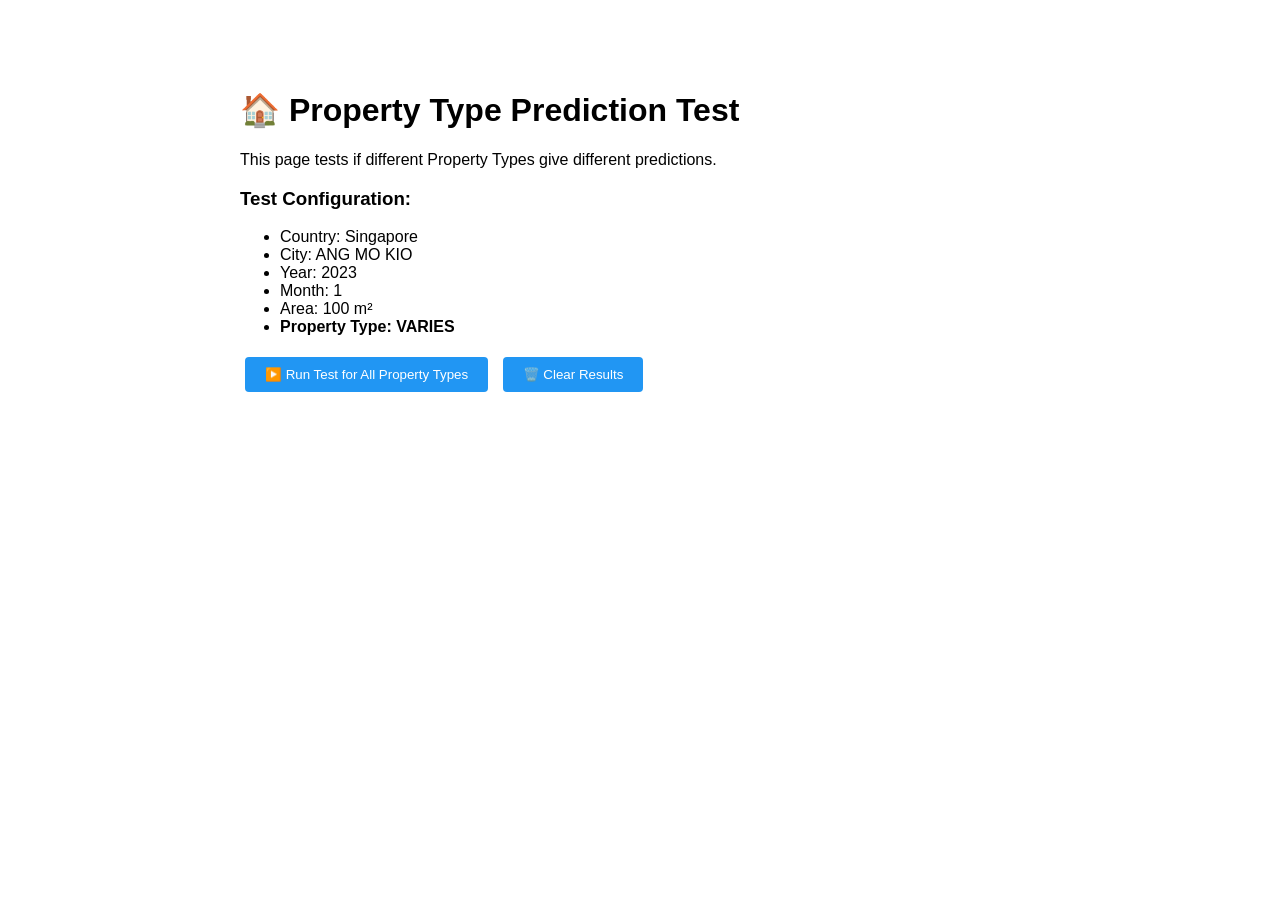
<file: test_property_type.html>
<!DOCTYPE html>
<html>
<head>
    <title>Property Type Test</title>
    <style>
        body {
            font-family: Arial, sans-serif;
            max-width: 800px;
            margin: 50px auto;
            padding: 20px;
        }
        .test-case {
            background: #f0f0f0;
            padding: 15px;
            margin: 10px 0;
            border-radius: 5px;
        }
        .result {
            background: #e8f5e9;
            padding: 10px;
            margin-top: 10px;
            border-left: 4px solid #4caf50;
        }
        button {
            background: #2196F3;
            color: white;
            border: none;
            padding: 10px 20px;
            cursor: pointer;
            border-radius: 4px;
            margin: 5px;
        }
        button:hover {
            background: #1976D2;
        }
        #results {
            margin-top: 20px;
        }
    </style>
</head>
<body>
    <h1>🏠 Property Type Prediction Test</h1>
    <p>This page tests if different Property Types give different predictions.</p>
    
    <div>
        <h3>Test Configuration:</h3>
        <ul>
            <li>Country: Singapore</li>
            <li>City: ANG MO KIO</li>
            <li>Year: 2023</li>
            <li>Month: 1</li>
            <li>Area: 100 m²</li>
            <li><strong>Property Type: VARIES</strong></li>
        </ul>
    </div>
    
    <button onclick="runTest()">▶️ Run Test for All Property Types</button>
    <button onclick="clearResults()">🗑️ Clear Results</button>
    
    <div id="results"></div>
    
    <script>
        const propertyTypes = [
            "1 ROOM",
            "2 ROOM", 
            "3 ROOM",
            "4 ROOM",
            "5 ROOM",
            "EXECUTIVE",
            "MULTI-GENERATION"
        ];
        
        async function testPropertyType(propertyType) {
            const data = {
                country: "Singapore",
                city: "ANG MO KIO",
                year: "2023",
                month: "1",
                area_m2: "100",
                property_type: propertyType
            };
            
            console.log('Testing:', propertyType, 'Data:', data);
            
            try {
                const response = await fetch('http://localhost:5000/predict', {
                    method: 'POST',
                    headers: { 'Content-Type': 'application/json' },
                    body: JSON.stringify(data)
                });
                
                const result = await response.json();
                return {
                    propertyType,
                    success: result.success,
                    prediction: result.prediction,
                    error: result.error
                };
            } catch (error) {
                return {
                    propertyType,
                    success: false,
                    error: error.message
                };
            }
        }
        
        async function runTest() {
            const resultsDiv = document.getElementById('results');
            resultsDiv.innerHTML = '<h3>🔄 Testing... Please wait...</h3>';
            
            const results = [];
            
            for (const propType of propertyTypes) {
                const result = await testPropertyType(propType);
                results.push(result);
            }
            
            // Display results
            let html = '<h3>📊 Test Results:</h3>';
            
            const predictions = results.map(r => r.prediction).filter(p => p !== undefined);
            const uniquePredictions = new Set(predictions);
            
            html += `<div style="background: #fff3cd; padding: 15px; border-left: 4px solid #ffc107; margin: 20px 0;">`;
            html += `<strong>Summary:</strong><br>`;
            html += `Total tests: ${results.length}<br>`;
            html += `Successful: ${results.filter(r => r.success).length}<br>`;
            html += `Unique predictions: ${uniquePredictions.size}<br>`;
            html += `Min: $${Math.min(...predictions).toLocaleString('en-US', {minimumFractionDigits: 2})}<br>`;
            html += `Max: $${Math.max(...predictions).toLocaleString('en-US', {minimumFractionDigits: 2})}<br>`;
            html += `Difference: $${(Math.max(...predictions) - Math.min(...predictions)).toLocaleString('en-US', {minimumFractionDigits: 2})}<br>`;
            
            if (uniquePredictions.size === 1) {
                html += `<br>⚠️ <strong style="color: red;">WARNING: All predictions are the same!</strong>`;
            } else if (uniquePredictions.size < results.length) {
                html += `<br>⚠️ <strong style="color: orange;">Some predictions are duplicates</strong>`;
            } else {
                html += `<br>✅ <strong style="color: green;">All predictions are different!</strong>`;
            }
            html += `</div>`;
            
            results.forEach(result => {
                html += '<div class="test-case">';
                html += `<strong>Property Type: ${result.propertyType}</strong><br>`;
                
                if (result.success) {
                    html += `<div class="result">✅ Prediction: <strong>$${result.prediction.toLocaleString('en-US', {minimumFractionDigits: 2, maximumFractionDigits: 2})}</strong></div>`;
                } else {
                    html += `<div style="background: #ffebee; padding: 10px; margin-top: 10px; border-left: 4px solid #f44336;">❌ Error: ${result.error}</div>`;
                }
                
                html += '</div>';
            });
            
            resultsDiv.innerHTML = html;
        }
        
        function clearResults() {
            document.getElementById('results').innerHTML = '';
        }
    </script>
</body>
</html>
</file>
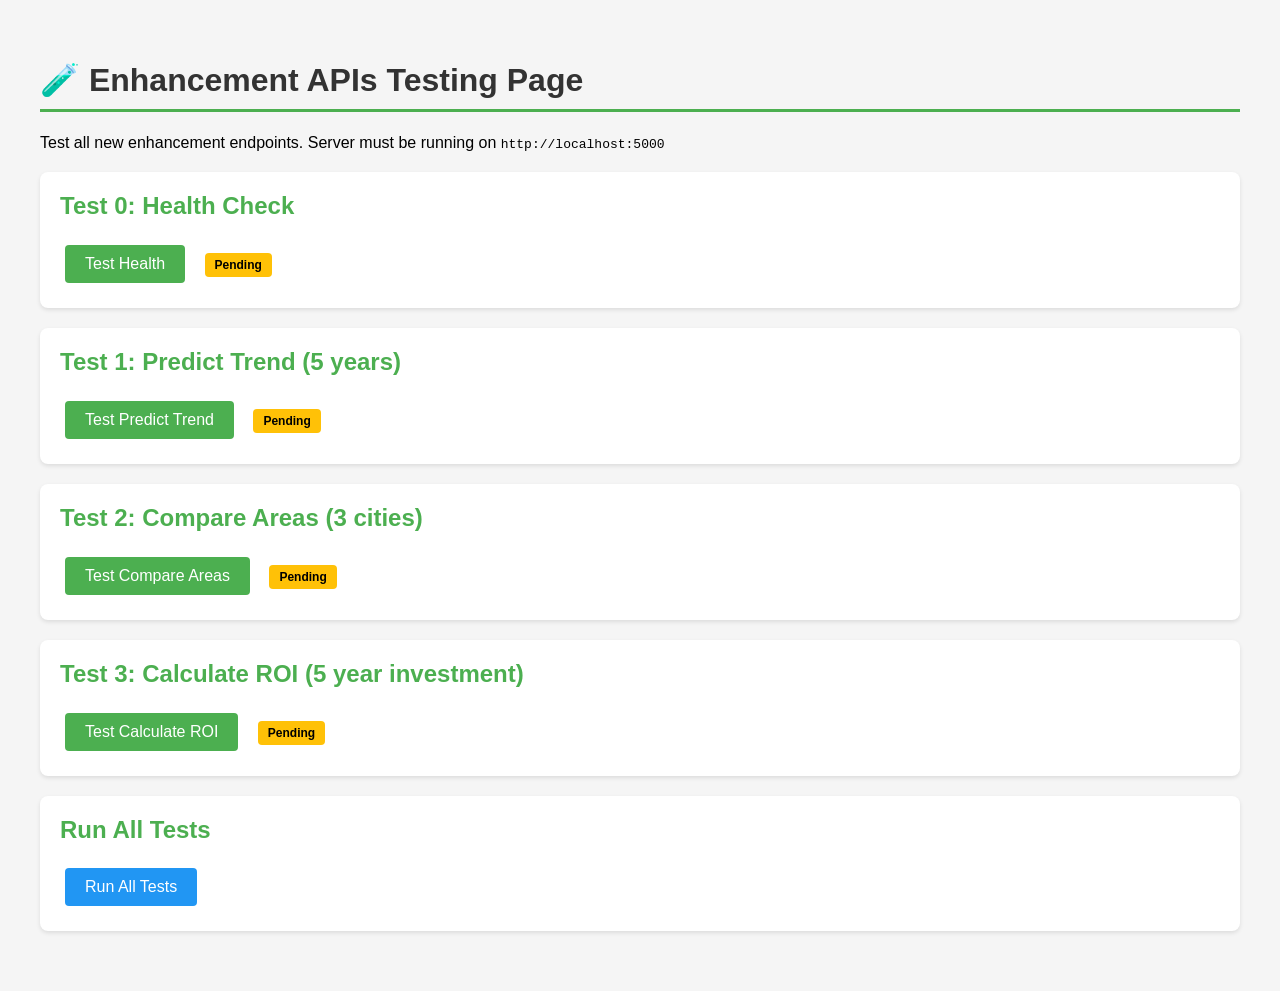
<file: enhancements/test_page.html>
<!DOCTYPE html>
<html lang="en">
<head>
    <meta charset="UTF-8">
    <meta name="viewport" content="width=device-width, initial-scale=1.0">
    <title>API Testing Page</title>
    <style>
        body {
            font-family: 'Segoe UI', Tahoma, Geneva, Verdana, sans-serif;
            max-width: 1200px;
            margin: 20px auto;
            padding: 20px;
            background: #f5f5f5;
        }
        .test-section {
            background: white;
            padding: 20px;
            margin: 20px 0;
            border-radius: 8px;
            box-shadow: 0 2px 4px rgba(0,0,0,0.1);
        }
        h1 {
            color: #333;
            border-bottom: 3px solid #4CAF50;
            padding-bottom: 10px;
        }
        h2 {
            color: #4CAF50;
            margin-top: 0;
        }
        button {
            background: #4CAF50;
            color: white;
            padding: 10px 20px;
            border: none;
            border-radius: 4px;
            cursor: pointer;
            font-size: 16px;
            margin: 5px;
        }
        button:hover {
            background: #45a049;
        }
        button:disabled {
            background: #ccc;
            cursor: not-allowed;
        }
        .result {
            background: #f9f9f9;
            padding: 15px;
            margin-top: 10px;
            border-left: 4px solid #4CAF50;
            white-space: pre-wrap;
            font-family: 'Courier New', monospace;
            font-size: 14px;
            max-height: 400px;
            overflow-y: auto;
        }
        .error {
            border-left-color: #f44336;
            color: #d32f2f;
        }
        .success {
            border-left-color: #4CAF50;
        }
        .loading {
            color: #2196F3;
        }
        .status-badge {
            display: inline-block;
            padding: 5px 10px;
            border-radius: 4px;
            font-size: 12px;
            font-weight: bold;
            margin-left: 10px;
        }
        .status-success { background: #4CAF50; color: white; }
        .status-error { background: #f44336; color: white; }
        .status-pending { background: #FFC107; color: black; }
    </style>
</head>
<body>
    <h1>🧪 Enhancement APIs Testing Page</h1>
    <p>Test all new enhancement endpoints. Server must be running on <code>http://localhost:5000</code></p>

    <!-- Test 0: Health Check -->
    <div class="test-section">
        <h2>Test 0: Health Check</h2>
        <button onclick="testHealth()">Test Health</button>
        <span id="health-status" class="status-badge status-pending">Pending</span>
        <div id="health-result" class="result" style="display:none;"></div>
    </div>

    <!-- Test 1: Predict Trend -->
    <div class="test-section">
        <h2>Test 1: Predict Trend (5 years)</h2>
        <button onclick="testPredictTrend()">Test Predict Trend</button>
        <span id="trend-status" class="status-badge status-pending">Pending</span>
        <div id="trend-result" class="result" style="display:none;"></div>
    </div>

    <!-- Test 2: Compare Areas -->
    <div class="test-section">
        <h2>Test 2: Compare Areas (3 cities)</h2>
        <button onclick="testCompareAreas()">Test Compare Areas</button>
        <span id="compare-status" class="status-badge status-pending">Pending</span>
        <div id="compare-result" class="result" style="display:none;"></div>
    </div>

    <!-- Test 3: Calculate ROI -->
    <div class="test-section">
        <h2>Test 3: Calculate ROI (5 year investment)</h2>
        <button onclick="testCalculateROI()">Test Calculate ROI</button>
        <span id="roi-status" class="status-badge status-pending">Pending</span>
        <div id="roi-result" class="result" style="display:none;"></div>
    </div>

    <!-- Test All Button -->
    <div class="test-section">
        <h2>Run All Tests</h2>
        <button onclick="runAllTests()" style="background: #2196F3;">Run All Tests</button>
    </div>

    <script>
        const API_BASE = 'http://localhost:5000/api';

        async function testHealth() {
            const btn = event.target;
            btn.disabled = true;
            document.getElementById('health-result').style.display = 'block';
            document.getElementById('health-result').textContent = '⏳ Loading...';
            document.getElementById('health-result').className = 'result loading';

            try {
                const response = await fetch(`${API_BASE}/health`);
                const data = await response.json();
                
                document.getElementById('health-result').textContent = JSON.stringify(data, null, 2);
                document.getElementById('health-result').className = 'result success';
                document.getElementById('health-status').textContent = 'Passed';
                document.getElementById('health-status').className = 'status-badge status-success';
            } catch (error) {
                document.getElementById('health-result').textContent = `Error: ${error.message}`;
                document.getElementById('health-result').className = 'result error';
                document.getElementById('health-status').textContent = 'Failed';
                document.getElementById('health-status').className = 'status-badge status-error';
            } finally {
                btn.disabled = false;
            }
        }

        async function testPredictTrend() {
            const btn = event.target;
            btn.disabled = true;
            document.getElementById('trend-result').style.display = 'block';
            document.getElementById('trend-result').textContent = '⏳ Loading...';
            document.getElementById('trend-result').className = 'result loading';

            try {
                const payload = {
                    country: "Vietnam",
                    city: "Ho Chi Minh City",
                    area_m2: 100,
                    property_type: "Apartment",
                    start_year: 2024,
                    years_ahead: 5
                };

                const response = await fetch(`${API_BASE}/predict_trend`, {
                    method: 'POST',
                    headers: { 'Content-Type': 'application/json' },
                    body: JSON.stringify(payload)
                });
                
                const data = await response.json();
                document.getElementById('trend-result').textContent = JSON.stringify(data, null, 2);
                document.getElementById('trend-result').className = 'result success';
                document.getElementById('trend-status').textContent = 'Passed';
                document.getElementById('trend-status').className = 'status-badge status-success';
            } catch (error) {
                document.getElementById('trend-result').textContent = `Error: ${error.message}`;
                document.getElementById('trend-result').className = 'result error';
                document.getElementById('trend-status').textContent = 'Failed';
                document.getElementById('trend-status').className = 'status-badge status-error';
            } finally {
                btn.disabled = false;
            }
        }

        async function testCompareAreas() {
            const btn = event.target;
            btn.disabled = true;
            document.getElementById('compare-result').style.display = 'block';
            document.getElementById('compare-result').textContent = '⏳ Loading...';
            document.getElementById('compare-result').className = 'result loading';

            try {
                const payload = {
                    base_features: {
                        country: "Vietnam",
                        area_m2: 100,
                        property_type: "Apartment",
                        year: 2024
                    },
                    cities: ["Ho Chi Minh City", "Hanoi", "Da Nang"]
                };

                const response = await fetch(`${API_BASE}/compare_areas`, {
                    method: 'POST',
                    headers: { 'Content-Type': 'application/json' },
                    body: JSON.stringify(payload)
                });
                
                const data = await response.json();
                document.getElementById('compare-result').textContent = JSON.stringify(data, null, 2);
                document.getElementById('compare-result').className = 'result success';
                document.getElementById('compare-status').textContent = 'Passed';
                document.getElementById('compare-status').className = 'status-badge status-success';
            } catch (error) {
                document.getElementById('compare-result').textContent = `Error: ${error.message}`;
                document.getElementById('compare-result').className = 'result error';
                document.getElementById('compare-status').textContent = 'Failed';
                document.getElementById('compare-status').className = 'status-badge status-error';
            } finally {
                btn.disabled = false;
            }
        }

        async function testCalculateROI() {
            const btn = event.target;
            btn.disabled = true;
            document.getElementById('roi-result').style.display = 'block';
            document.getElementById('roi-result').textContent = '⏳ Loading...';
            document.getElementById('roi-result').className = 'result loading';

            try {
                const payload = {
                    purchase_price: 500000,
                    purchase_year: 2024,
                    sell_year: 2029,
                    features: {
                        country: "Vietnam",
                        city: "Ho Chi Minh City",
                        area_m2: 100,
                        property_type: "Apartment"
                    },
                    additional_costs: 50000,
                    rental_income_per_year: 30000
                };

                const response = await fetch(`${API_BASE}/calculate_roi`, {
                    method: 'POST',
                    headers: { 'Content-Type': 'application/json' },
                    body: JSON.stringify(payload)
                });
                
                const data = await response.json();
                document.getElementById('roi-result').textContent = JSON.stringify(data, null, 2);
                document.getElementById('roi-result').className = 'result success';
                document.getElementById('roi-status').textContent = 'Passed';
                document.getElementById('roi-status').className = 'status-badge status-success';
            } catch (error) {
                document.getElementById('roi-result').textContent = `Error: ${error.message}`;
                document.getElementById('roi-result').className = 'result error';
                document.getElementById('roi-status').textContent = 'Failed';
                document.getElementById('roi-status').className = 'status-badge status-error';
            } finally {
                btn.disabled = false;
            }
        }

        async function runAllTests() {
            await testHealth();
            await new Promise(r => setTimeout(r, 1000));
            await testPredictTrend();
            await new Promise(r => setTimeout(r, 1000));
            await testCompareAreas();
            await new Promise(r => setTimeout(r, 1000));
            await testCalculateROI();
        }
    </script>
</body>
</html>
</file>
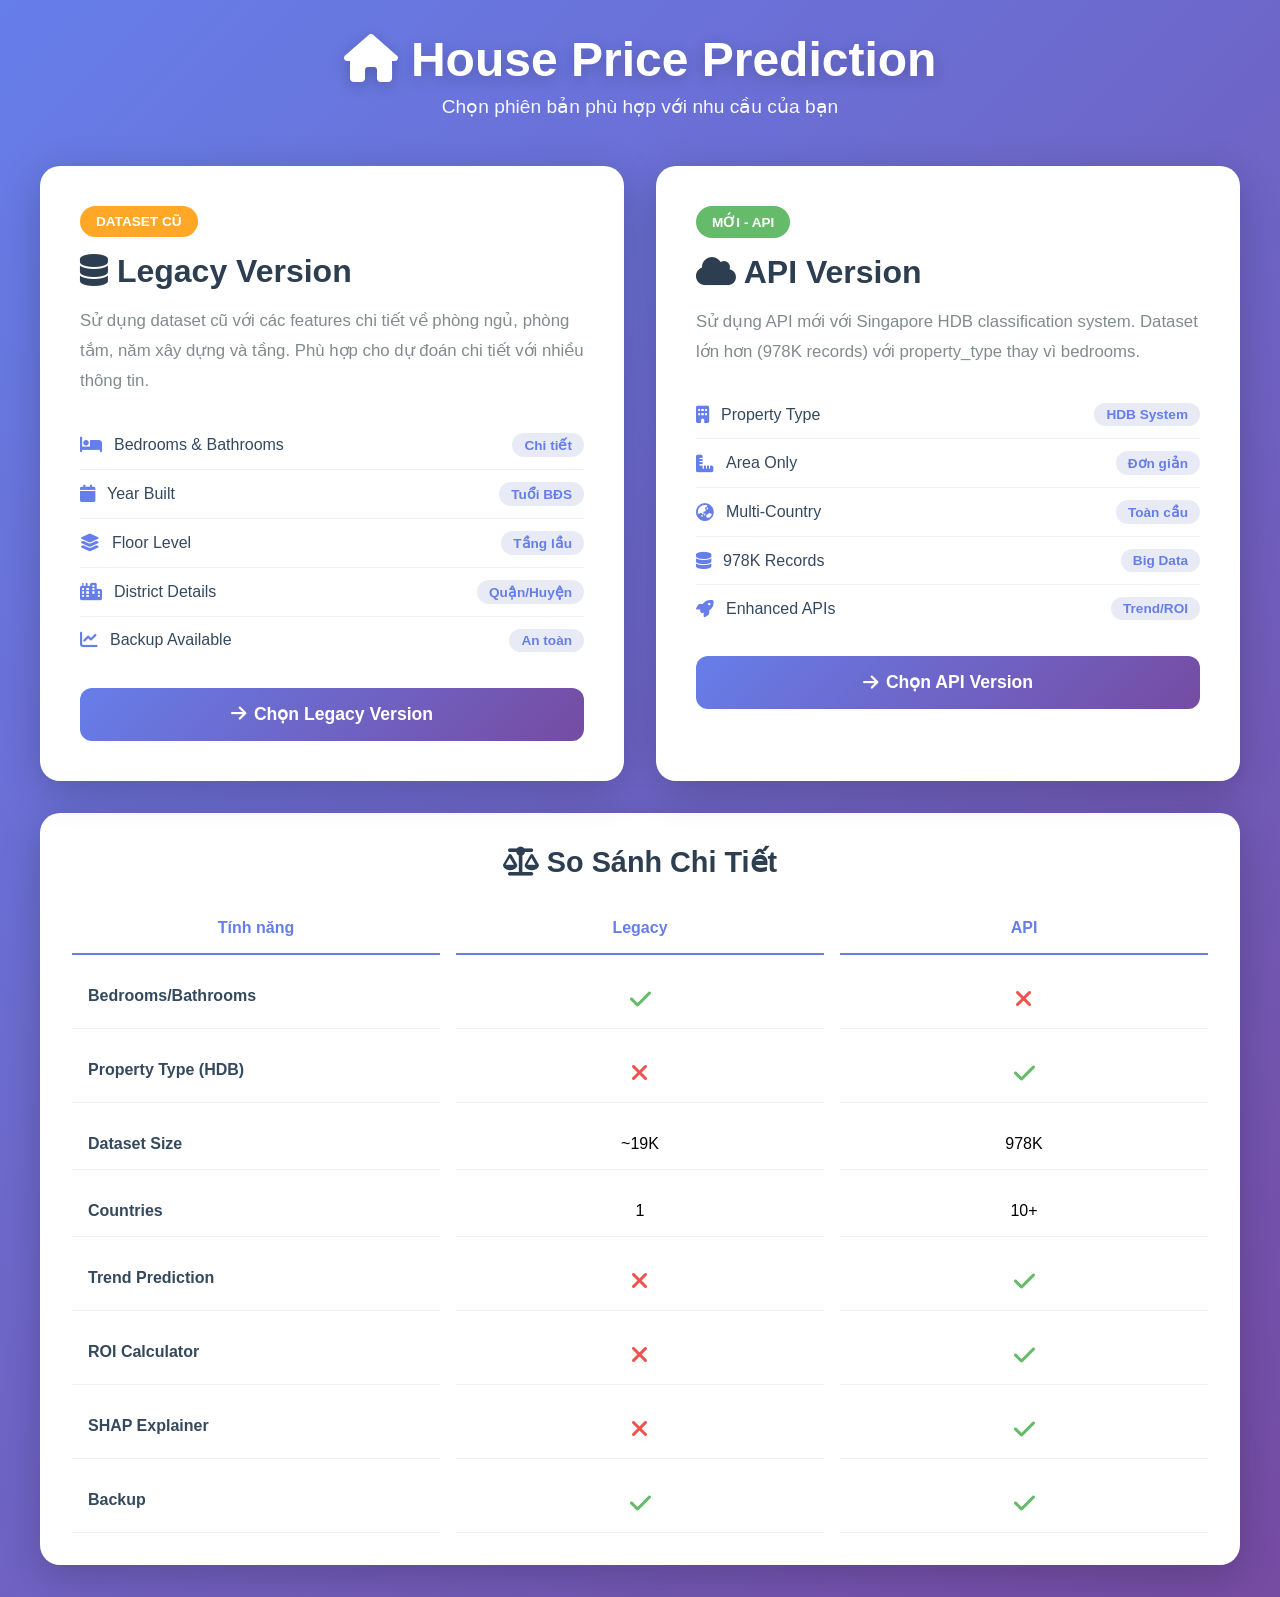
<file: templates/version_selector.html>
<!DOCTYPE html>
<html lang="vi">
<head>
    <meta charset="UTF-8">
    <meta name="viewport" content="width=device-width, initial-scale=1.0">
    <title>Chọn Phiên Bản - House Price Prediction</title>
    <link rel="stylesheet" href="https://cdnjs.cloudflare.com/ajax/libs/font-awesome/6.4.0/css/all.min.css">
    <style>
        * {
            margin: 0;
            padding: 0;
            box-sizing: border-box;
        }

        body {
            font-family: -apple-system, BlinkMacSystemFont, 'Segoe UI', 'Roboto', sans-serif;
            background: linear-gradient(135deg, #667eea 0%, #764ba2 100%);
            min-height: 100vh;
            display: flex;
            align-items: center;
            justify-content: center;
            padding: 2rem;
        }

        .container {
            max-width: 1200px;
            width: 100%;
        }

        .header {
            text-align: center;
            margin-bottom: 3rem;
            color: white;
        }

        .header h1 {
            font-size: 3rem;
            margin-bottom: 0.5rem;
            text-shadow: 0 4px 15px rgba(0, 0, 0, 0.2);
        }

        .header p {
            font-size: 1.2rem;
            opacity: 0.95;
        }

        .version-cards {
            display: grid;
            grid-template-columns: repeat(auto-fit, minmax(450px, 1fr));
            gap: 2rem;
            margin-bottom: 2rem;
        }

        .version-card {
            background: white;
            border-radius: 20px;
            padding: 2.5rem;
            box-shadow: 0 10px 40px rgba(0, 0, 0, 0.2);
            transition: all 0.3s ease;
            cursor: pointer;
            position: relative;
            overflow: hidden;
        }

        .version-card::before {
            content: '';
            position: absolute;
            top: 0;
            left: 0;
            right: 0;
            height: 5px;
            background: linear-gradient(90deg, #667eea, #764ba2);
            transform: scaleX(0);
            transition: transform 0.3s ease;
        }

        .version-card:hover {
            transform: translateY(-10px);
            box-shadow: 0 15px 50px rgba(0, 0, 0, 0.3);
        }

        .version-card:hover::before {
            transform: scaleX(1);
        }

        .version-badge {
            display: inline-block;
            padding: 0.5rem 1rem;
            border-radius: 50px;
            font-size: 0.85rem;
            font-weight: 600;
            margin-bottom: 1rem;
        }

        .badge-legacy {
            background: #FFA726;
            color: white;
        }

        .badge-new {
            background: #66BB6A;
            color: white;
        }

        .version-card h2 {
            font-size: 2rem;
            margin-bottom: 1rem;
            color: #2c3e50;
        }

        .version-card .description {
            color: #7f8c8d;
            line-height: 1.8;
            margin-bottom: 1.5rem;
            font-size: 1.05rem;
        }

        .features {
            list-style: none;
            margin-bottom: 1.5rem;
        }

        .features li {
            padding: 0.75rem 0;
            border-bottom: 1px solid #ecf0f1;
            display: flex;
            align-items: center;
            gap: 0.75rem;
            color: #34495e;
        }

        .features li:last-child {
            border-bottom: none;
        }

        .features li i {
            color: #667eea;
            font-size: 1.1rem;
        }

        .feature-tag {
            display: inline-block;
            padding: 0.25rem 0.75rem;
            background: #e8eaf6;
            color: #667eea;
            border-radius: 15px;
            font-size: 0.85rem;
            margin-left: auto;
            font-weight: 600;
        }

        .select-button {
            width: 100%;
            padding: 1rem 2rem;
            background: linear-gradient(135deg, #667eea, #764ba2);
            color: white;
            border: none;
            border-radius: 12px;
            font-size: 1.1rem;
            font-weight: 600;
            cursor: pointer;
            transition: all 0.3s ease;
            display: flex;
            align-items: center;
            justify-content: center;
            gap: 0.5rem;
        }

        .select-button:hover {
            transform: scale(1.05);
            box-shadow: 0 5px 20px rgba(102, 126, 234, 0.4);
        }

        .comparison-table {
            background: white;
            border-radius: 20px;
            padding: 2rem;
            box-shadow: 0 10px 40px rgba(0, 0, 0, 0.2);
            margin-top: 2rem;
        }

        .comparison-table h3 {
            text-align: center;
            color: #2c3e50;
            margin-bottom: 1.5rem;
            font-size: 1.8rem;
        }

        .comparison-grid {
            display: grid;
            grid-template-columns: 1fr 1fr 1fr;
            gap: 1rem;
        }

        .comparison-header {
            font-weight: 700;
            color: #667eea;
            padding: 1rem;
            text-align: center;
            border-bottom: 2px solid #667eea;
        }

        .comparison-row {
            display: contents;
        }

        .comparison-cell {
            padding: 1rem;
            text-align: center;
            border-bottom: 1px solid #ecf0f1;
        }

        .comparison-cell:first-child {
            text-align: left;
            font-weight: 600;
            color: #34495e;
        }

        .check {
            color: #66BB6A;
            font-size: 1.5rem;
        }

        .cross {
            color: #EF5350;
            font-size: 1.5rem;
        }

        @media (max-width: 768px) {
            .version-cards {
                grid-template-columns: 1fr;
            }

            .header h1 {
                font-size: 2rem;
            }

            .comparison-grid {
                grid-template-columns: 1fr;
            }

            .comparison-cell {
                text-align: left !important;
            }
        }
    </style>
</head>
<body>
    <div class="container">
        <div class="header">
            <h1><i class="fas fa-home"></i> House Price Prediction</h1>
            <p>Chọn phiên bản phù hợp với nhu cầu của bạn</p>
        </div>

        <div class="version-cards">
            <!-- Legacy Version -->
            <div class="version-card" onclick="selectVersion('legacy')">
                <span class="version-badge badge-legacy">DATASET CŨ</span>
                <h2><i class="fas fa-database"></i> Legacy Version</h2>
                <p class="description">
                    Sử dụng dataset cũ với các features chi tiết về phòng ngủ, phòng tắm, năm xây dựng và tầng. 
                    Phù hợp cho dự đoán chi tiết với nhiều thông tin.
                </p>

                <ul class="features">
                    <li>
                        <i class="fas fa-bed"></i>
                        <span>Bedrooms & Bathrooms</span>
                        <span class="feature-tag">Chi tiết</span>
                    </li>
                    <li>
                        <i class="fas fa-calendar"></i>
                        <span>Year Built</span>
                        <span class="feature-tag">Tuổi BĐS</span>
                    </li>
                    <li>
                        <i class="fas fa-layer-group"></i>
                        <span>Floor Level</span>
                        <span class="feature-tag">Tầng lầu</span>
                    </li>
                    <li>
                        <i class="fas fa-city"></i>
                        <span>District Details</span>
                        <span class="feature-tag">Quận/Huyện</span>
                    </li>
                    <li>
                        <i class="fas fa-chart-line"></i>
                        <span>Backup Available</span>
                        <span class="feature-tag">An toàn</span>
                    </li>
                </ul>

                <button class="select-button">
                    <i class="fas fa-arrow-right"></i>
                    Chọn Legacy Version
                </button>
            </div>

            <!-- API Version -->
            <div class="version-card" onclick="selectVersion('api')">
                <span class="version-badge badge-new">MỚI - API</span>
                <h2><i class="fas fa-cloud"></i> API Version</h2>
                <p class="description">
                    Sử dụng API mới với Singapore HDB classification system. Dataset lớn hơn (978K records) 
                    với property_type thay vì bedrooms.
                </p>

                <ul class="features">
                    <li>
                        <i class="fas fa-building"></i>
                        <span>Property Type</span>
                        <span class="feature-tag">HDB System</span>
                    </li>
                    <li>
                        <i class="fas fa-ruler-combined"></i>
                        <span>Area Only</span>
                        <span class="feature-tag">Đơn giản</span>
                    </li>
                    <li>
                        <i class="fas fa-globe-asia"></i>
                        <span>Multi-Country</span>
                        <span class="feature-tag">Toàn cầu</span>
                    </li>
                    <li>
                        <i class="fas fa-database"></i>
                        <span>978K Records</span>
                        <span class="feature-tag">Big Data</span>
                    </li>
                    <li>
                        <i class="fas fa-rocket"></i>
                        <span>Enhanced APIs</span>
                        <span class="feature-tag">Trend/ROI</span>
                    </li>
                </ul>

                <button class="select-button">
                    <i class="fas fa-arrow-right"></i>
                    Chọn API Version
                </button>
            </div>
        </div>

        <!-- Comparison Table -->
        <div class="comparison-table">
            <h3><i class="fas fa-balance-scale"></i> So Sánh Chi Tiết</h3>
            <div class="comparison-grid">
                <div class="comparison-header">Tính năng</div>
                <div class="comparison-header">Legacy</div>
                <div class="comparison-header">API</div>

                <div class="comparison-row">
                    <div class="comparison-cell">Bedrooms/Bathrooms</div>
                    <div class="comparison-cell"><i class="fas fa-check check"></i></div>
                    <div class="comparison-cell"><i class="fas fa-times cross"></i></div>
                </div>

                <div class="comparison-row">
                    <div class="comparison-cell">Property Type (HDB)</div>
                    <div class="comparison-cell"><i class="fas fa-times cross"></i></div>
                    <div class="comparison-cell"><i class="fas fa-check check"></i></div>
                </div>

                <div class="comparison-row">
                    <div class="comparison-cell">Dataset Size</div>
                    <div class="comparison-cell">~19K</div>
                    <div class="comparison-cell">978K</div>
                </div>

                <div class="comparison-row">
                    <div class="comparison-cell">Countries</div>
                    <div class="comparison-cell">1</div>
                    <div class="comparison-cell">10+</div>
                </div>

                <div class="comparison-row">
                    <div class="comparison-cell">Trend Prediction</div>
                    <div class="comparison-cell"><i class="fas fa-times cross"></i></div>
                    <div class="comparison-cell"><i class="fas fa-check check"></i></div>
                </div>

                <div class="comparison-row">
                    <div class="comparison-cell">ROI Calculator</div>
                    <div class="comparison-cell"><i class="fas fa-times cross"></i></div>
                    <div class="comparison-cell"><i class="fas fa-check check"></i></div>
                </div>

                <div class="comparison-row">
                    <div class="comparison-cell">SHAP Explainer</div>
                    <div class="comparison-cell"><i class="fas fa-times cross"></i></div>
                    <div class="comparison-cell"><i class="fas fa-check check"></i></div>
                </div>

                <div class="comparison-row">
                    <div class="comparison-cell">Backup</div>
                    <div class="comparison-cell"><i class="fas fa-check check"></i></div>
                    <div class="comparison-cell"><i class="fas fa-check check"></i></div>
                </div>
            </div>
        </div>
    </div>

    <script>
        function selectVersion(version) {
            if (version === 'legacy') {
                window.location.href = '/legacy';
            } else if (version === 'api') {
                window.location.href = '/';
            }
        }
    </script>
</body>
</html>
</file>
